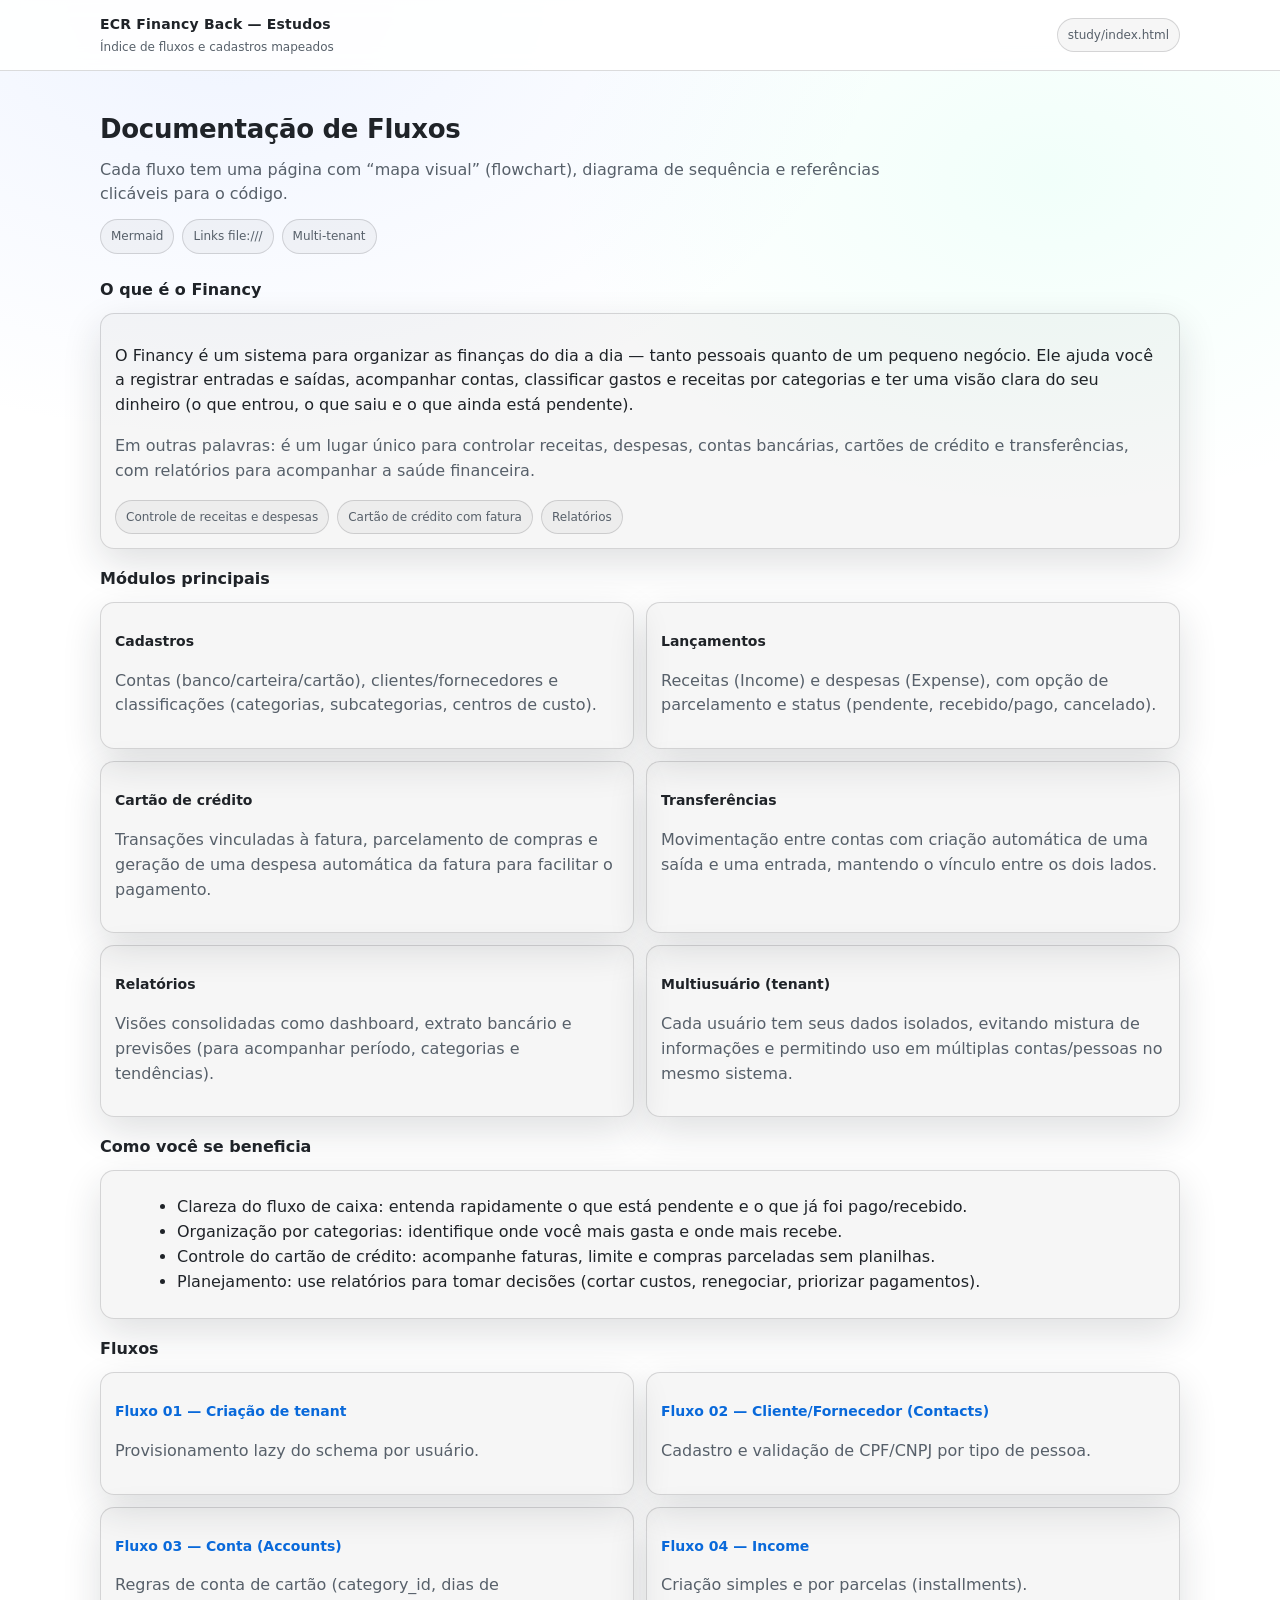
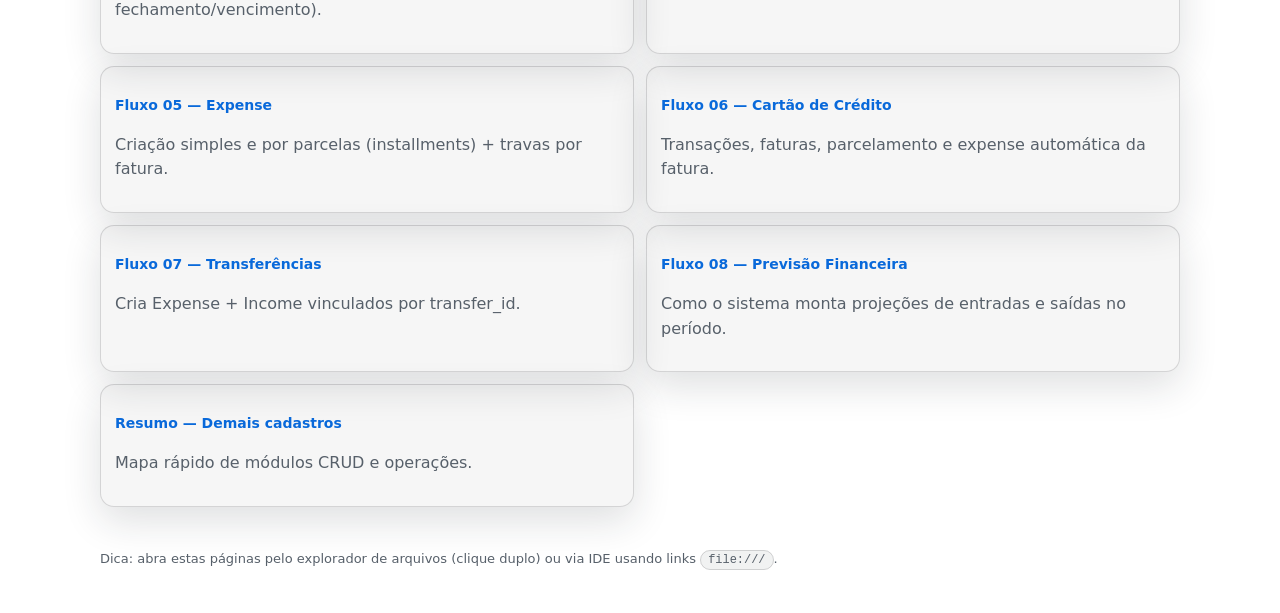
<file: study/index.html>
<!doctype html>
<html lang="pt-BR">
  <head>
    <meta charset="utf-8" />
    <meta name="viewport" content="width=device-width, initial-scale=1" />
    <title>ECR Financy Back — Estudos (Index)</title>
    <link rel="stylesheet" href="./assets/study.css" />
  </head>
  <body>
    <header class="topbar">
      <div class="topbar-inner">
        <div class="brand">
          <div class="brand-title">ECR Financy Back — Estudos</div>
          <div class="brand-subtitle">Índice de fluxos e cadastros mapeados</div>
        </div>
        <div class="crumbs">
          <span class="pill">study/index.html</span>
        </div>
      </div>
    </header>
    <main class="container">
      <section class="hero">
        <h1>Documentação de Fluxos</h1>
        <p>
          Cada fluxo tem uma página com “mapa visual” (flowchart), diagrama de sequência e referências
          clicáveis para o código.
        </p>
        <div class="pills">
          <span class="pill">Mermaid</span>
          <span class="pill">Links file:///</span>
          <span class="pill">Multi-tenant</span>
        </div>
      </section>

      <section class="section">
        <h2>O que é o Financy</h2>
        <div class="card">
          <p>
            O Financy é um sistema para organizar as finanças do dia a dia — tanto pessoais quanto de um
            pequeno negócio. Ele ajuda você a registrar entradas e saídas, acompanhar contas, classificar
            gastos e receitas por categorias e ter uma visão clara do seu dinheiro (o que entrou, o que
            saiu e o que ainda está pendente).
          </p>
          <p class="muted">
            Em outras palavras: é um lugar único para controlar receitas, despesas, contas bancárias,
            cartões de crédito e transferências, com relatórios para acompanhar a saúde financeira.
          </p>
          <div class="pills">
            <span class="pill">Controle de receitas e despesas</span>
            <span class="pill">Cartão de crédito com fatura</span>
            <span class="pill">Relatórios</span>
          </div>
        </div>
      </section>

      <section class="section">
        <h2>Módulos principais</h2>
        <div class="grid2">
          <div class="card">
            <h3>Cadastros</h3>
            <p class="muted">
              Contas (banco/carteira/cartão), clientes/fornecedores e classificações (categorias,
              subcategorias, centros de custo).
            </p>
          </div>
          <div class="card">
            <h3>Lançamentos</h3>
            <p class="muted">
              Receitas (Income) e despesas (Expense), com opção de parcelamento e status (pendente,
              recebido/pago, cancelado).
            </p>
          </div>
          <div class="card">
            <h3>Cartão de crédito</h3>
            <p class="muted">
              Transações vinculadas à fatura, parcelamento de compras e geração de uma despesa automática
              da fatura para facilitar o pagamento.
            </p>
          </div>
          <div class="card">
            <h3>Transferências</h3>
            <p class="muted">
              Movimentação entre contas com criação automática de uma saída e uma entrada, mantendo o
              vínculo entre os dois lados.
            </p>
          </div>
          <div class="card">
            <h3>Relatórios</h3>
            <p class="muted">
              Visões consolidadas como dashboard, extrato bancário e previsões (para acompanhar período,
              categorias e tendências).
            </p>
          </div>
          <div class="card">
            <h3>Multiusuário (tenant)</h3>
            <p class="muted">
              Cada usuário tem seus dados isolados, evitando mistura de informações e permitindo uso em
              múltiplas contas/pessoas no mesmo sistema.
            </p>
          </div>
        </div>
      </section>

      <section class="section">
        <h2>Como você se beneficia</h2>
        <div class="card">
          <ul>
            <li>
              Clareza do fluxo de caixa: entenda rapidamente o que está pendente e o que já foi pago/recebido.
            </li>
            <li>
              Organização por categorias: identifique onde você mais gasta e onde mais recebe.
            </li>
            <li>
              Controle do cartão de crédito: acompanhe faturas, limite e compras parceladas sem planilhas.
            </li>
            <li>
              Planejamento: use relatórios para tomar decisões (cortar custos, renegociar, priorizar pagamentos).
            </li>
          </ul>
        </div>
      </section>

      <section class="section">
        <h2>Fluxos</h2>
        <div class="grid2">
          <div class="card">
            <h3><a href="./flow-01-tenant.html">Fluxo 01 — Criação de tenant</a></h3>
            <p class="muted">Provisionamento lazy do schema por usuário.</p>
          </div>
          <div class="card">
            <h3><a href="./flow-02-contacts.html">Fluxo 02 — Cliente/Fornecedor (Contacts)</a></h3>
            <p class="muted">Cadastro e validação de CPF/CNPJ por tipo de pessoa.</p>
          </div>
          <div class="card">
            <h3><a href="./flow-03-accounts.html">Fluxo 03 — Conta (Accounts)</a></h3>
            <p class="muted">Regras de conta de cartão (category_id, dias de fechamento/vencimento).</p>
          </div>
          <div class="card">
            <h3><a href="./flow-04-income-create.html">Fluxo 04 — Income</a></h3>
            <p class="muted">Criação simples e por parcelas (installments).</p>
          </div>
          <div class="card">
            <h3><a href="./flow-05-expense-create.html">Fluxo 05 — Expense</a></h3>
            <p class="muted">Criação simples e por parcelas (installments) + travas por fatura.</p>
          </div>
          <div class="card">
            <h3><a href="./flow-06-credit-card.html">Fluxo 06 — Cartão de Crédito</a></h3>
            <p class="muted">Transações, faturas, parcelamento e expense automática da fatura.</p>
          </div>
          <div class="card">
            <h3><a href="./flow-07-transfers.html">Fluxo 07 — Transferências</a></h3>
            <p class="muted">Cria Expense + Income vinculados por transfer_id.</p>
          </div>
          <div class="card">
            <h3><a href="./flow-08-financial-forecast.html">Fluxo 08 — Previsão Financeira</a></h3>
            <p class="muted">Como o sistema monta projeções de entradas e saídas no período.</p>
          </div>
          <div class="card">
            <h3><a href="./cadastros-resumo.html">Resumo — Demais cadastros</a></h3>
            <p class="muted">Mapa rápido de módulos CRUD e operações.</p>
          </div>
        </div>
      </section>

      <div class="footer">
        Dica: abra estas páginas pelo explorador de arquivos (clique duplo) ou via IDE usando links
        <code>file:///</code>.
      </div>
    </main>
  </body>
</html>
</file>
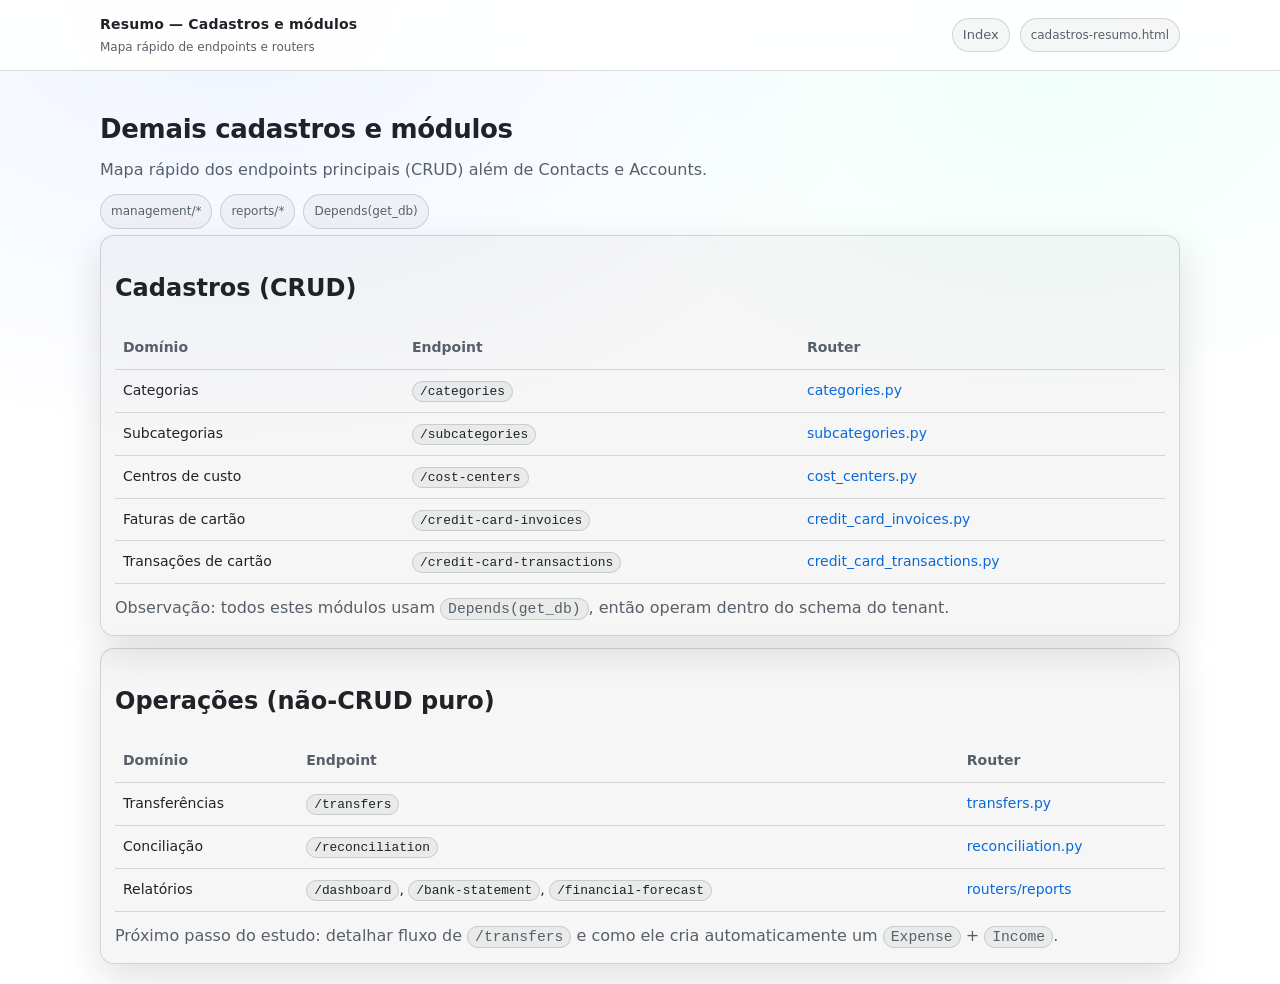
<file: study/cadastros-resumo.html>
<!doctype html>
<html lang="pt-BR">
  <head>
    <meta charset="utf-8" />
    <meta name="viewport" content="width=device-width, initial-scale=1" />
    <title>Resumo — Demais cadastros e módulos</title>
    <link rel="stylesheet" href="./assets/study.css" />
  </head>
  <body>
    <header class="topbar">
      <div class="topbar-inner">
        <div class="brand">
          <div class="brand-title">Resumo — Cadastros e módulos</div>
          <div class="brand-subtitle">Mapa rápido de endpoints e routers</div>
        </div>
        <div class="crumbs">
          <a href="./index.html">Index</a>
          <span class="pill">cadastros-resumo.html</span>
        </div>
      </div>
    </header>
    <main class="container">
      <section class="hero">
        <h1>Demais cadastros e módulos</h1>
        <p>Mapa rápido dos endpoints principais (CRUD) além de Contacts e Accounts.</p>
        <div class="pills">
          <span class="pill">management/*</span>
          <span class="pill">reports/*</span>
          <span class="pill">Depends(get_db)</span>
        </div>
      </section>
      <section class="panel">
        <h2>Cadastros (CRUD)</h2>
        <table>
          <thead>
            <tr>
              <th>Domínio</th>
              <th>Endpoint</th>
              <th>Router</th>
            </tr>
          </thead>
          <tbody>
            <tr>
              <td>Categorias</td>
              <td><code>/categories</code></td>
              <td>
                <a
                  href="file:///Users/egorrodrigues/dev/financy_project/ecr-financy-back/app/routers/management/categories.py"
                  >categories.py</a
                >
              </td>
            </tr>
            <tr>
              <td>Subcategorias</td>
              <td><code>/subcategories</code></td>
              <td>
                <a
                  href="file:///Users/egorrodrigues/dev/financy_project/ecr-financy-back/app/routers/management/subcategories.py"
                  >subcategories.py</a
                >
              </td>
            </tr>
            <tr>
              <td>Centros de custo</td>
              <td><code>/cost-centers</code></td>
              <td>
                <a
                  href="file:///Users/egorrodrigues/dev/financy_project/ecr-financy-back/app/routers/management/cost_centers.py"
                  >cost_centers.py</a
                >
              </td>
            </tr>
            <tr>
              <td>Faturas de cartão</td>
              <td><code>/credit-card-invoices</code></td>
              <td>
                <a
                  href="file:///Users/egorrodrigues/dev/financy_project/ecr-financy-back/app/routers/management/credit_card_invoices.py"
                  >credit_card_invoices.py</a
                >
              </td>
            </tr>
            <tr>
              <td>Transações de cartão</td>
              <td><code>/credit-card-transactions</code></td>
              <td>
                <a
                  href="file:///Users/egorrodrigues/dev/financy_project/ecr-financy-back/app/routers/management/credit_card_transactions.py"
                  >credit_card_transactions.py</a
                >
              </td>
            </tr>
          </tbody>
        </table>
        <p class="muted" style="margin: 12px 0 0">
          Observação: todos estes módulos usam <code>Depends(get_db)</code>, então operam dentro do
          schema do tenant.
        </p>
      </section>

      <section class="panel" style="margin-top: 12px">
        <h2>Operações (não-CRUD puro)</h2>
        <table>
          <thead>
            <tr>
              <th>Domínio</th>
              <th>Endpoint</th>
              <th>Router</th>
            </tr>
          </thead>
          <tbody>
            <tr>
              <td>Transferências</td>
              <td><code>/transfers</code></td>
              <td>
                <a
                  href="file:///Users/egorrodrigues/dev/financy_project/ecr-financy-back/app/routers/management/transfers.py"
                  >transfers.py</a
                >
              </td>
            </tr>
            <tr>
              <td>Conciliação</td>
              <td><code>/reconciliation</code></td>
              <td>
                <a
                  href="file:///Users/egorrodrigues/dev/financy_project/ecr-financy-back/app/routers/management/reconciliation.py"
                  >reconciliation.py</a
                >
              </td>
            </tr>
            <tr>
              <td>Relatórios</td>
              <td><code>/dashboard</code>, <code>/bank-statement</code>, <code>/financial-forecast</code></td>
              <td>
                <a
                  href="file:///Users/egorrodrigues/dev/financy_project/ecr-financy-back/app/routers/reports"
                  >routers/reports</a
                >
              </td>
            </tr>
          </tbody>
        </table>
        <p class="muted" style="margin: 12px 0 0">
          Próximo passo do estudo: detalhar fluxo de <code>/transfers</code> e como ele cria
          automaticamente um <code>Expense</code> + <code>Income</code>.
        </p>
      </section>
    </main>
  </body>
</html>
</file>
<file: study/assets/study.css>
@layer base, components;

@layer base {
  :root {
    color-scheme: light dark;
    --bg: #0b0f14;
    --surface: rgba(255, 255, 255, 0.04);
    --panel: rgba(255, 255, 255, 0.06);
    --panel-strong: rgba(255, 255, 255, 0.09);
    --text: #e6edf3;
    --muted: #a4b1c0;
    --link: #7aa2ff;
    --border: rgba(255, 255, 255, 0.12);
    --shadow: 0 12px 38px rgba(0, 0, 0, 0.32);
    --code: rgba(255, 255, 255, 0.06);
    --radius: 14px;
    --radius-sm: 10px;
    --max: 1120px;
  }

  @media (prefers-color-scheme: light) {
    :root {
      --bg: #ffffff;
      --surface: rgba(31, 35, 40, 0.03);
      --panel: rgba(31, 35, 40, 0.04);
      --panel-strong: rgba(31, 35, 40, 0.06);
      --text: #1f2328;
      --muted: #57606a;
      --link: #0969da;
      --border: rgba(31, 35, 40, 0.16);
      --shadow: 0 14px 38px rgba(31, 35, 40, 0.14);
      --code: rgba(31, 35, 40, 0.06);
    }
  }

  * {
    box-sizing: border-box;
  }

  body {
    margin: 0;
    padding: 0;
    font-family:
      ui-sans-serif,
      system-ui,
      -apple-system,
      Segoe UI,
      Roboto,
      Helvetica,
      Arial;
    background: radial-gradient(1200px 800px at 18% 0%, rgba(122, 162, 255, 0.12), transparent 55%),
      radial-gradient(900px 600px at 82% 8%, rgba(78, 255, 191, 0.08), transparent 55%),
      var(--bg);
    color: var(--text);
    line-height: 1.55;
  }

  a {
    color: var(--link);
    text-decoration: none;
  }

  a:hover {
    text-decoration: underline;
  }

  code {
    background: var(--code);
    padding: 2px 7px;
    border-radius: 999px;
    font-family: ui-monospace, SFMono-Regular, Menlo, Monaco, Consolas, "Liberation Mono",
      "Courier New", monospace;
    font-size: 0.92em;
    border: 1px solid var(--border);
  }

  pre {
    margin: 0;
  }

  ul,
  ol {
    margin: 10px 0 10px 22px;
  }
}

@layer components {
  .container {
    max-width: var(--max);
    margin: 0 auto;
    padding: 20px;
  }

  .topbar {
    position: sticky;
    top: 0;
    z-index: 10;
    backdrop-filter: blur(10px);
    background: color-mix(in srgb, var(--bg), transparent 10%);
    border-bottom: 1px solid var(--border);
  }

  .topbar-inner {
    max-width: var(--max);
    margin: 0 auto;
    padding: 14px 20px;
    display: flex;
    align-items: center;
    justify-content: space-between;
    gap: 12px;
  }

  .brand {
    display: flex;
    flex-direction: column;
    gap: 2px;
    min-width: 0;
  }

  .brand-title {
    font-size: 14px;
    font-weight: 700;
    letter-spacing: 0.2px;
    white-space: nowrap;
    overflow: hidden;
    text-overflow: ellipsis;
  }

  .brand-subtitle {
    font-size: 12px;
    color: var(--muted);
    white-space: nowrap;
    overflow: hidden;
    text-overflow: ellipsis;
  }

  .crumbs {
    display: flex;
    gap: 10px;
    align-items: center;
    flex-wrap: wrap;
    justify-content: flex-end;
    font-size: 13px;
    color: var(--muted);
  }

  .crumbs a {
    color: var(--muted);
    border: 1px solid var(--border);
    padding: 6px 10px;
    border-radius: 999px;
    background: var(--panel);
  }

  .crumbs a:hover {
    color: var(--text);
    text-decoration: none;
    background: var(--panel-strong);
  }

  .hero {
    padding: 18px 0 6px;
  }

  .hero h1 {
    font-size: 26px;
    margin: 0 0 8px;
    letter-spacing: -0.3px;
  }

  .hero p {
    margin: 0;
    color: var(--muted);
    max-width: 78ch;
  }

  .section {
    margin-top: 14px;
  }

  .section h2 {
    font-size: 16px;
    margin: 18px 0 10px;
  }

  .section h3 {
    font-size: 14px;
    margin: 14px 0 8px;
  }

  .card {
    background: var(--panel);
    border: 1px solid var(--border);
    border-radius: var(--radius);
    padding: 14px 14px;
    box-shadow: var(--shadow);
  }

  .panel {
    background: var(--panel);
    border: 1px solid var(--border);
    border-radius: var(--radius);
    padding: 14px 14px;
    box-shadow: var(--shadow);
    overflow-x: auto;
  }

  .grid2 {
    display: grid;
    grid-template-columns: 1fr;
    gap: 12px;
  }

  .grid {
    display: grid;
    grid-template-columns: 1fr;
    gap: 12px;
  }

  @media (min-width: 900px) {
    .grid2 {
      grid-template-columns: 1fr 1fr;
    }
    .grid {
      grid-template-columns: 1fr 1fr;
    }
  }

  .kvs {
    display: grid;
    grid-template-columns: 180px 1fr;
    gap: 8px 12px;
    align-items: start;
    margin: 0;
  }

  .kvs dt {
    color: var(--muted);
    font-size: 13px;
  }

  .kvs dd {
    margin: 0;
    font-size: 14px;
  }

  .muted {
    color: var(--muted);
  }

  .pill {
    display: inline-flex;
    align-items: center;
    gap: 8px;
    padding: 7px 10px;
    border-radius: 999px;
    background: var(--panel);
    border: 1px solid var(--border);
    color: var(--muted);
    font-size: 12px;
    white-space: nowrap;
  }

  .pills {
    display: flex;
    flex-wrap: wrap;
    gap: 8px;
    margin-top: 12px;
  }

  .flow-steps {
    display: grid;
    gap: 10px;
    margin: 10px 0 0;
    padding: 0;
    list-style: none;
    counter-reset: step;
  }

  .flow-steps li {
    counter-increment: step;
    display: grid;
    grid-template-columns: 34px 1fr;
    gap: 10px;
    align-items: start;
    padding: 12px;
    border-radius: var(--radius-sm);
    background: var(--surface);
    border: 1px solid var(--border);
  }

  .flow-steps li::before {
    content: counter(step);
    display: grid;
    place-items: center;
    width: 34px;
    height: 34px;
    border-radius: 12px;
    background: var(--panel-strong);
    border: 1px solid var(--border);
    color: var(--text);
    font-weight: 700;
    font-size: 13px;
  }

  .flow-steps strong {
    display: block;
    font-size: 14px;
    margin-bottom: 2px;
  }

  .flow-steps span {
    display: block;
    color: var(--muted);
    font-size: 13px;
  }

  .diagram {
    border-radius: var(--radius);
    border: 1px solid var(--border);
    background: var(--panel);
    padding: 12px;
    overflow-x: auto;
  }

  .diagram pre.mermaid {
    padding: 6px;
    margin: 0;
  }

  nav {
    display: flex;
    gap: 12px;
    align-items: center;
    flex-wrap: wrap;
  }

  table {
    width: 100%;
    border-collapse: collapse;
    font-size: 14px;
  }

  th,
  td {
    border-bottom: 1px solid var(--border);
    padding: 10px 8px;
    vertical-align: top;
    text-align: left;
  }

  th {
    color: var(--muted);
    font-weight: 600;
  }

  .footer {
    margin-top: 24px;
    padding: 18px 0 24px;
    color: var(--muted);
    font-size: 13px;
  }
}
</file>
